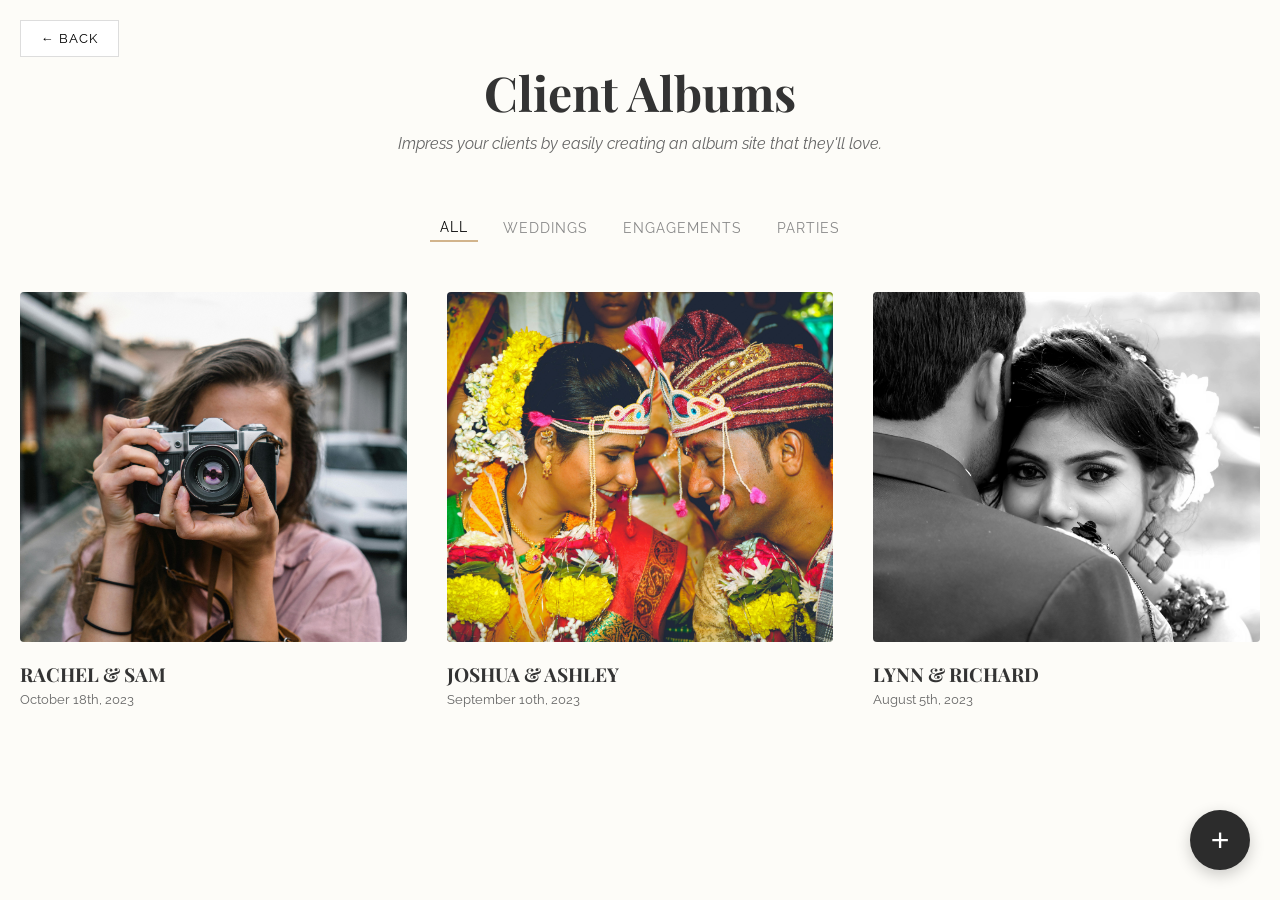
<file: lunaro/albumb.html>
<!DOCTYPE html>
<html lang="en">
<head>
  <meta charset="UTF-8">
  <meta name="viewport" content="width=device-width, initial-scale=1.0">
  <title>Client Albums - Lunaro Films</title>
  <link href="https://fonts.googleapis.com/css2?family=Playfair+Display:wght@400;700&family=Raleway:wght@300;400;600&display=swap" rel="stylesheet">
  <style>
    :root {
        --primary-font: 'Playfair Display', serif;
        --secondary-font: 'Raleway', sans-serif;
        --accent-color: #d2b48c;
    }
    * { margin: 0; padding: 0; box-sizing: border-box; }
    
    body {
        font-family: var(--secondary-font);
        background: #fdfcf8;
        color: #333;
    }

    .page-header {
        text-align: center;
        padding: 60px 20px;
    }
    .page-header h1 {
        font-family: var(--primary-font);
        font-size: 3rem;
        margin-bottom: 10px;
    }
    .page-header p { color: #666; font-style: italic; }

    .back-btn {
        position: fixed;
        top: 20px;
        left: 20px;
        background: #fff;
        padding: 10px 20px;
        border: 1px solid #ddd;
        text-decoration: none;
        color: #000;
        font-size: 0.8rem;
        text-transform: uppercase;
        letter-spacing: 1px;
        z-index: 100;
        transition: 0.3s;
    }
    .back-btn:hover { background: var(--accent-color); color: #fff; border-color: var(--accent-color); }

    /* Filters */
    .filter-container {
        display: flex;
        justify-content: center;
        gap: 15px;
        margin-bottom: 50px;
        flex-wrap: wrap;
    }
    .filter-btn {
        background: transparent;
        border: none;
        font-family: var(--secondary-font);
        font-size: 0.9rem;
        text-transform: uppercase;
        letter-spacing: 1px;
        cursor: pointer;
        padding: 5px 10px;
        color: #888;
        transition: 0.3s;
    }
    .filter-btn:hover, .filter-btn.active {
        color: #000;
        border-bottom: 2px solid var(--accent-color);
    }

    /* Grid */
    .album-grid {
        display: grid;
        grid-template-columns: repeat(auto-fill, minmax(300px, 1fr));
        gap: 40px;
        max-width: 1400px;
        margin: 0 auto;
        padding: 0 20px 80px;
    }

    .album-card {
        cursor: pointer;
        transition: opacity 0.3s;
    }
    .album-card:hover { opacity: 0.8; }

    .album-card img {
        width: 100%;
        height: 350px;
        object-fit: cover;
        margin-bottom: 15px;
        border-radius: 4px;
    }

    .album-card h3 {
        font-family: var(--primary-font);
        font-size: 1.2rem;
        text-transform: uppercase;
        margin-bottom: 5px;
    }
    .album-card p {
        font-size: 0.8rem;
        color: #666;
    }

    /* Add Button */
    #addAlbumBtn {
        position: fixed;
        bottom: 30px;
        right: 30px;
        background: #2c2c2c;
        color: #fff;
        width: 60px;
        height: 60px;
        border-radius: 50%;
        border: none;
        font-size: 2rem;
        cursor: pointer;
        box-shadow: 0 5px 15px rgba(0,0,0,0.2);
        transition: 0.3s;
    }
    #addAlbumBtn:hover { background: var(--accent-color); }

    @media (max-width: 768px) {
        .page-header h1 { font-size: 2rem; }
        .album-grid { grid-template-columns: 1fr; }
    }
  </style>
</head>
<body>

  <a href="index.html" class="back-btn">&larr; Back</a>

  <div class="page-header">
    <h1>Client Albums</h1>
    <p>Impress your clients by easily creating an album site that they'll love.</p>
  </div>

  <div class="filter-container">
    <button class="filter-btn active" data-filter="all">All</button>
    <button class="filter-btn" data-filter="wedding">Weddings</button>
    <button class="filter-btn" data-filter="engagement">Engagements</button>
    <button class="filter-btn" data-filter="party">Parties</button>
  </div>

  <div class="album-grid" id="albumGrid">
    <div class="album-card" data-category="engagement">
      <img src="4.jpg" alt="Rachel & Sam">
      <h3>Rachel & Sam</h3>
      <p>October 18th, 2023</p>
    </div>

    <div class="album-card" data-category="wedding">
      <img src="2.jpg" alt="Joshua & Ashley">
      <h3>Joshua & Ashley</h3>
      <p>September 10th, 2023</p>
    </div>

    <div class="album-card" data-category="party">
      <img src="5.jpg" alt="Lynn & Richard">
      <h3>Lynn & Richard</h3>
      <p>August 5th, 2023</p>
    </div>
  </div>

  <button id="addAlbumBtn">+</button>

  <script>
    // URL Filter Logic
    const params = new URLSearchParams(window.location.search);
    const initialFilter = params.get('filter') || 'all';

    // Filter Logic
    const filterBtns = document.querySelectorAll('.filter-btn');
    const cards = document.querySelectorAll('.album-card');

    function applyFilter(filterValue) {
        cards.forEach(card => {
            if (filterValue === 'all' || card.getAttribute('data-category').includes(filterValue) || filterValue.includes(card.getAttribute('data-category'))) {
                card.style.display = 'block';
            } else {
                card.style.display = 'none';
            }
        });
        
        filterBtns.forEach(b => {
             b.classList.remove('active');
             if(b.getAttribute('data-filter') === filterValue) b.classList.add('active');
        });
    }

    // Apply Initial Filter
    if(initialFilter) { applyFilter(initialFilter); }

    filterBtns.forEach(btn => {
        btn.addEventListener('click', () => {
            applyFilter(btn.getAttribute('data-filter'));
        });
    });

    // Add Album Logic
    document.getElementById('addAlbumBtn').addEventListener('click', () => {
        const name = prompt("Album Name:");
        const category = prompt("Category (wedding, engagement, party):").toLowerCase();
        const imgUrl = prompt("Image URL (e.g., 4.jpg):");

        if(name && category && imgUrl) {
            const grid = document.getElementById('albumGrid');
            const newCard = document.createElement('div');
            newCard.className = 'album-card';
            newCard.setAttribute('data-category', category);
            
            newCard.innerHTML = `
                <img src="${imgUrl}" alt="${name}">
                <h3>${name}</h3>
                <p>Just Now</p>
            `;
            grid.prepend(newCard); // Add to top
        } else {
            alert("Please fill all details.");
        }
    });
  </script>

</body>
</html>
</file>
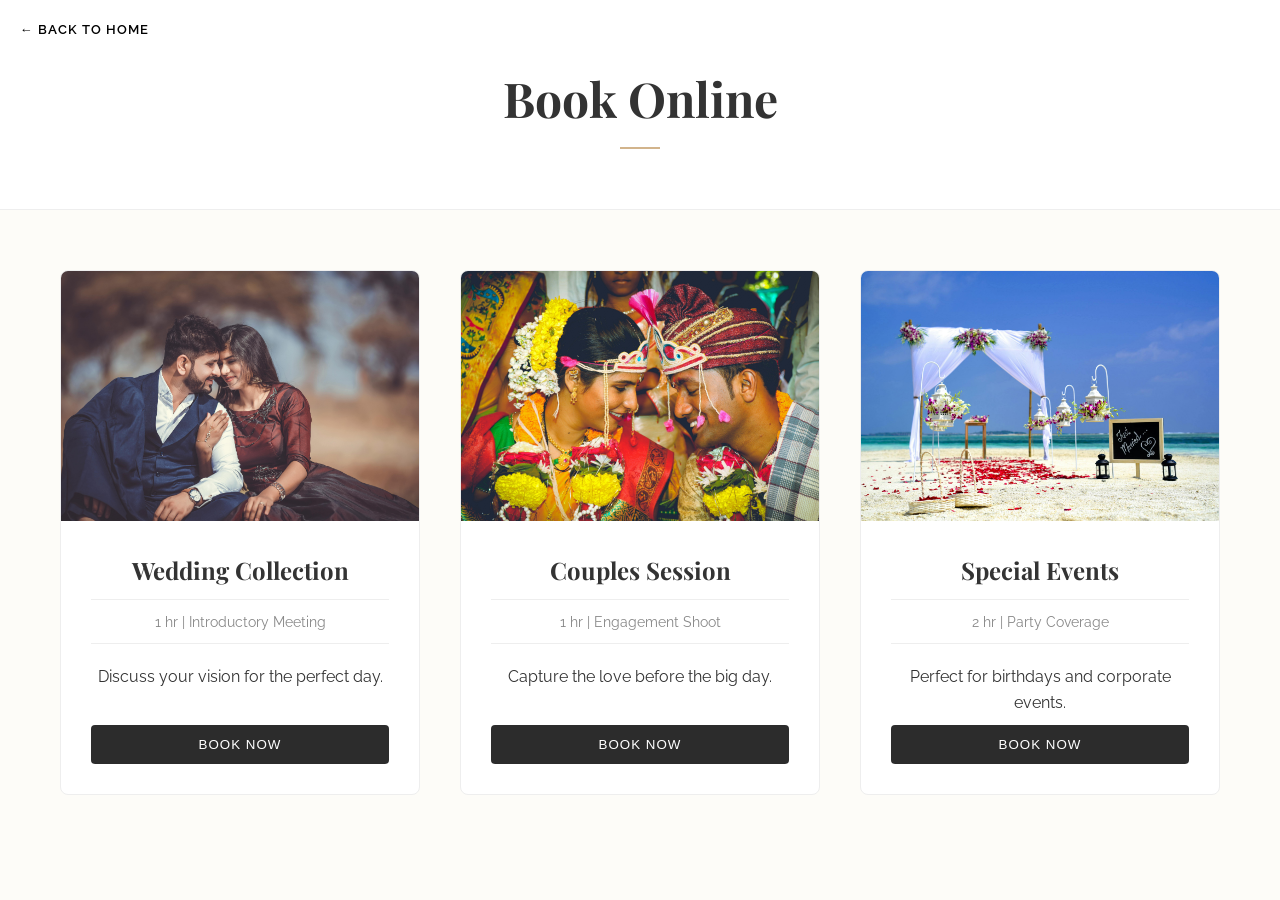
<file: lunaro/book.html>
<!DOCTYPE html>
<html lang="en">
<head>
  <meta charset="UTF-8">
  <meta name="viewport" content="width=device-width, initial-scale=1.0">
  <title>Book Online - Lunaro Films</title>
  <link href="https://fonts.googleapis.com/css2?family=Playfair+Display:wght@400;700&family=Raleway:wght@300;400;600&display=swap" rel="stylesheet">
  <style>
    /* --- CSS STYLES --- */
    :root {
        --primary-font: 'Playfair Display', serif;
        --secondary-font: 'Raleway', sans-serif;
        --accent-color: #d2b48c;
    }
    * { margin: 0; padding: 0; box-sizing: border-box; }
    
    body {
        font-family: var(--secondary-font);
        color: #333;
        background: #fdfcf8;
        line-height: 1.6;
    }

    /* HEADER */
    .page-header {
        text-align: center;
        padding: 60px 20px;
        background: #fff;
        border-bottom: 1px solid #eee;
    }
    .page-header h1 {
        font-family: var(--primary-font);
        font-size: 3rem;
        margin-bottom: 10px;
    }
    .divider { width: 40px; height: 2px; background: var(--accent-color); margin: 0 auto; }

    /* BACK BUTTON */
    .back-btn {
        position: absolute;
        top: 20px; left: 20px;
        text-decoration: none;
        color: #000;
        font-weight: 600;
        text-transform: uppercase;
        font-size: 0.8rem;
        letter-spacing: 1px;
    }
    .back-btn:hover { color: var(--accent-color); }

    /* SERVICES GRID */
    .services-container {
        max-width: 1200px;
        margin: 60px auto;
        padding: 0 20px;
        display: grid;
        grid-template-columns: repeat(auto-fit, minmax(300px, 1fr));
        gap: 40px;
    }

    .service-card {
        background: #fff;
        border: 1px solid #eee;
        transition: 0.3s;
        display: flex;
        flex-direction: column;
        border-radius: 8px;
        overflow: hidden;
    }
    .service-card:hover { box-shadow: 0 10px 20px rgba(0,0,0,0.05); transform: translateY(-5px); }

    .service-img {
        height: 250px;
        width: 100%;
        object-fit: cover;
    }

    .service-details { padding: 30px; text-align: center; flex: 1; display: flex; flex-direction: column; justify-content: space-between; }
    
    .service-details h2 { font-family: var(--primary-font); font-size: 1.5rem; margin-bottom: 10px; }
    .service-meta { color: #888; font-size: 0.9rem; margin-bottom: 20px; border-top: 1px solid #eee; border-bottom: 1px solid #eee; padding: 10px 0; }

    .book-btn {
        background: #2c2c2c;
        color: #fff;
        border: none;
        padding: 12px 0;
        width: 100%;
        text-transform: uppercase;
        letter-spacing: 1px;
        cursor: pointer;
        transition: 0.3s;
        border-radius: 4px;
        margin-top: 10px;
    }
    .book-btn:hover { background: var(--accent-color); }

    /* --- FORM MODAL --- */
    .modal-overlay {
        display: none; /* Hidden by default */
        position: fixed; top: 0; left: 0; width: 100%; height: 100%;
        background: rgba(0,0,0,0.8);
        z-index: 9999; /* Very high Z-index to sit on top */
        justify-content: center;
        align-items: center;
        padding: 20px;
    }

    .booking-form-container {
        background: #fff;
        width: 100%;
        max-width: 500px;
        padding: 40px;
        border-radius: 10px;
        position: relative;
        box-shadow: 0 10px 30px rgba(0,0,0,0.2);
        max-height: 90vh; /* Scrollable if screen is small */
        overflow-y: auto;
    }

    .close-modal {
        position: absolute;
        top: 15px; right: 20px;
        font-size: 2rem;
        cursor: pointer;
        color: #888;
        line-height: 1;
    }
    .close-modal:hover { color: #000; }

    .form-header { text-align: center; margin-bottom: 25px; }
    .form-header h2 { font-family: var(--primary-font); font-size: 1.8rem; }
    
    .form-group { margin-bottom: 15px; text-align: left; }
    .form-group label { display: block; font-size: 0.8rem; font-weight: 600; margin-bottom: 5px; text-transform: uppercase; color: #555; }
    
    .form-control {
        width: 100%;
        padding: 12px;
        border: 1px solid #ddd;
        border-radius: 4px;
        font-family: var(--secondary-font);
        font-size: 1rem;
    }

    .form-row { display: flex; gap: 15px; }
    .form-row .form-group { flex: 1; }

    .submit-btn {
        width: 100%;
        padding: 15px;
        background: #25D366; /* WhatsApp Green */
        color: #fff;
        border: none;
        border-radius: 5px;
        font-size: 1rem;
        font-weight: 600;
        text-transform: uppercase;
        cursor: pointer;
        margin-top: 10px;
    }
    .submit-btn:hover { background: #128C7E; }
    .submit-btn i { margin-right: 8px; }

    @media (max-width: 768px) {
        .page-header h1 { font-size: 2rem; }
        .form-row { flex-direction: column; gap: 0; }
    }
  </style>
  <link rel="stylesheet" href="https://cdnjs.cloudflare.com/ajax/libs/font-awesome/6.0.0/css/all.min.css" />
</head>
<body>

  <a href="index.html" class="back-btn">&larr; Back to Home</a>

  <header class="page-header">
    <h1>Book Online</h1>
    <div class="divider"></div>
  </header>

  <section class="services-container">
    <div class="service-card">
      <img src="1.jpg" alt="Wedding" class="service-img">
      <div class="service-details">
        <div>
            <h2>Wedding Collection</h2>
            <div class="service-meta">1 hr | Introductory Meeting</div>
            <p>Discuss your vision for the perfect day.</p>
        </div>
        <button class="book-btn" onclick="openBooking('Wedding Collection')">Book Now</button>
      </div>
    </div>

    <div class="service-card">
      <img src="2.jpg" alt="Couples" class="service-img">
      <div class="service-details">
        <div>
            <h2>Couples Session</h2>
            <div class="service-meta">1 hr | Engagement Shoot</div>
            <p>Capture the love before the big day.</p>
        </div>
        <button class="book-btn" onclick="openBooking('Couples Session')">Book Now</button>
      </div>
    </div>

    <div class="service-card">
      <img src="3.jpg" alt="Events" class="service-img">
      <div class="service-details">
        <div>
            <h2>Special Events</h2>
            <div class="service-meta">2 hr | Party Coverage</div>
            <p>Perfect for birthdays and corporate events.</p>
        </div>
        <button class="book-btn" onclick="openBooking('Special Events')">Book Now</button>
      </div>
    </div>
  </section>

  <div class="modal-overlay" id="bookingModal">
    <div class="booking-form-container">
        <span class="close-modal" onclick="closeBooking()">&times;</span>
        
        <div class="form-header">
            <h2>Complete Booking</h2>
            <p>Send details directly via WhatsApp</p>
        </div>

        <form onsubmit="sendToWhatsApp(event)">
            <div class="form-group">
                <label>Service</label>
                <input type="text" id="service" class="form-control" readonly style="background: #f0f0f0;">
            </div>

            <div class="form-group">
                <label>Your Name</label>
                <input type="text" id="name" class="form-control" placeholder="Enter full name" required>
            </div>

            <div class="form-row">
                <div class="form-group">
                    <label>Preferred Date</label>
                    <input type="date" id="date" class="form-control" required>
                </div>
                <div class="form-group">
                    <label>Time</label>
                    <input type="time" id="time" class="form-control" required>
                </div>
            </div>

            <div class="form-group">
                <label>Event Location / Subject</label>
                <input type="text" id="location" class="form-control" placeholder="e.g. Grand Hyatt, Mumbai" required>
            </div>

            <div class="form-group">
                <label>Additional Message</label>
                <textarea id="message" class="form-control" rows="3" placeholder="Any specific requirements?"></textarea>
            </div>

            <button type="submit" class="submit-btn">
                <i class="fab fa-whatsapp"></i> Confirm & Send
            </button>
        </form>
    </div>
  </div>

  <script>
    // --- CONFIGURATION ---
    // REPLACE THIS WITH YOUR PHONE NUMBER (Format: CountryCode + Number)
    // Example: 919876543210 for India
    const yourPhoneNumber = "919876543210"; 

    // --- LOGIC ---
    const modal = document.getElementById('bookingModal');
    const serviceInput = document.getElementById('service');

    function openBooking(serviceName) {
        modal.style.display = 'flex';
        serviceInput.value = serviceName;
    }

    function closeBooking() {
        modal.style.display = 'none';
    }

    function sendToWhatsApp(e) {
        e.preventDefault();

        // 1. Get Values
        const service = document.getElementById('service').value;
        const name = document.getElementById('name').value;
        const date = document.getElementById('date').value;
        const time = document.getElementById('time').value;
        const location = document.getElementById('location').value;
        const message = document.getElementById('message').value;

        // 2. Format Message (Using %0a for new lines)
        const text = `*New Booking Request!* %0a%0a` +
                     `*Service:* ${service} %0a` +
                     `*Name:* ${name} %0a` +
                     `*Date:* ${date} %0a` +
                     `*Time:* ${time} %0a` +
                     `*Location:* ${location} %0a` +
                     `*Message:* ${message}`;

        // 3. Open WhatsApp
        const url = `https://wa.me/${yourPhoneNumber}?text=${text}`;
        window.open(url, '_blank');

        // 4. Close Modal
        closeBooking();
    }

    // Close modal if clicked outside
    window.onclick = function(event) {
        if (event.target == modal) {
            closeBooking();
        }
    }
  </script>

</body>
</html>
</file>
